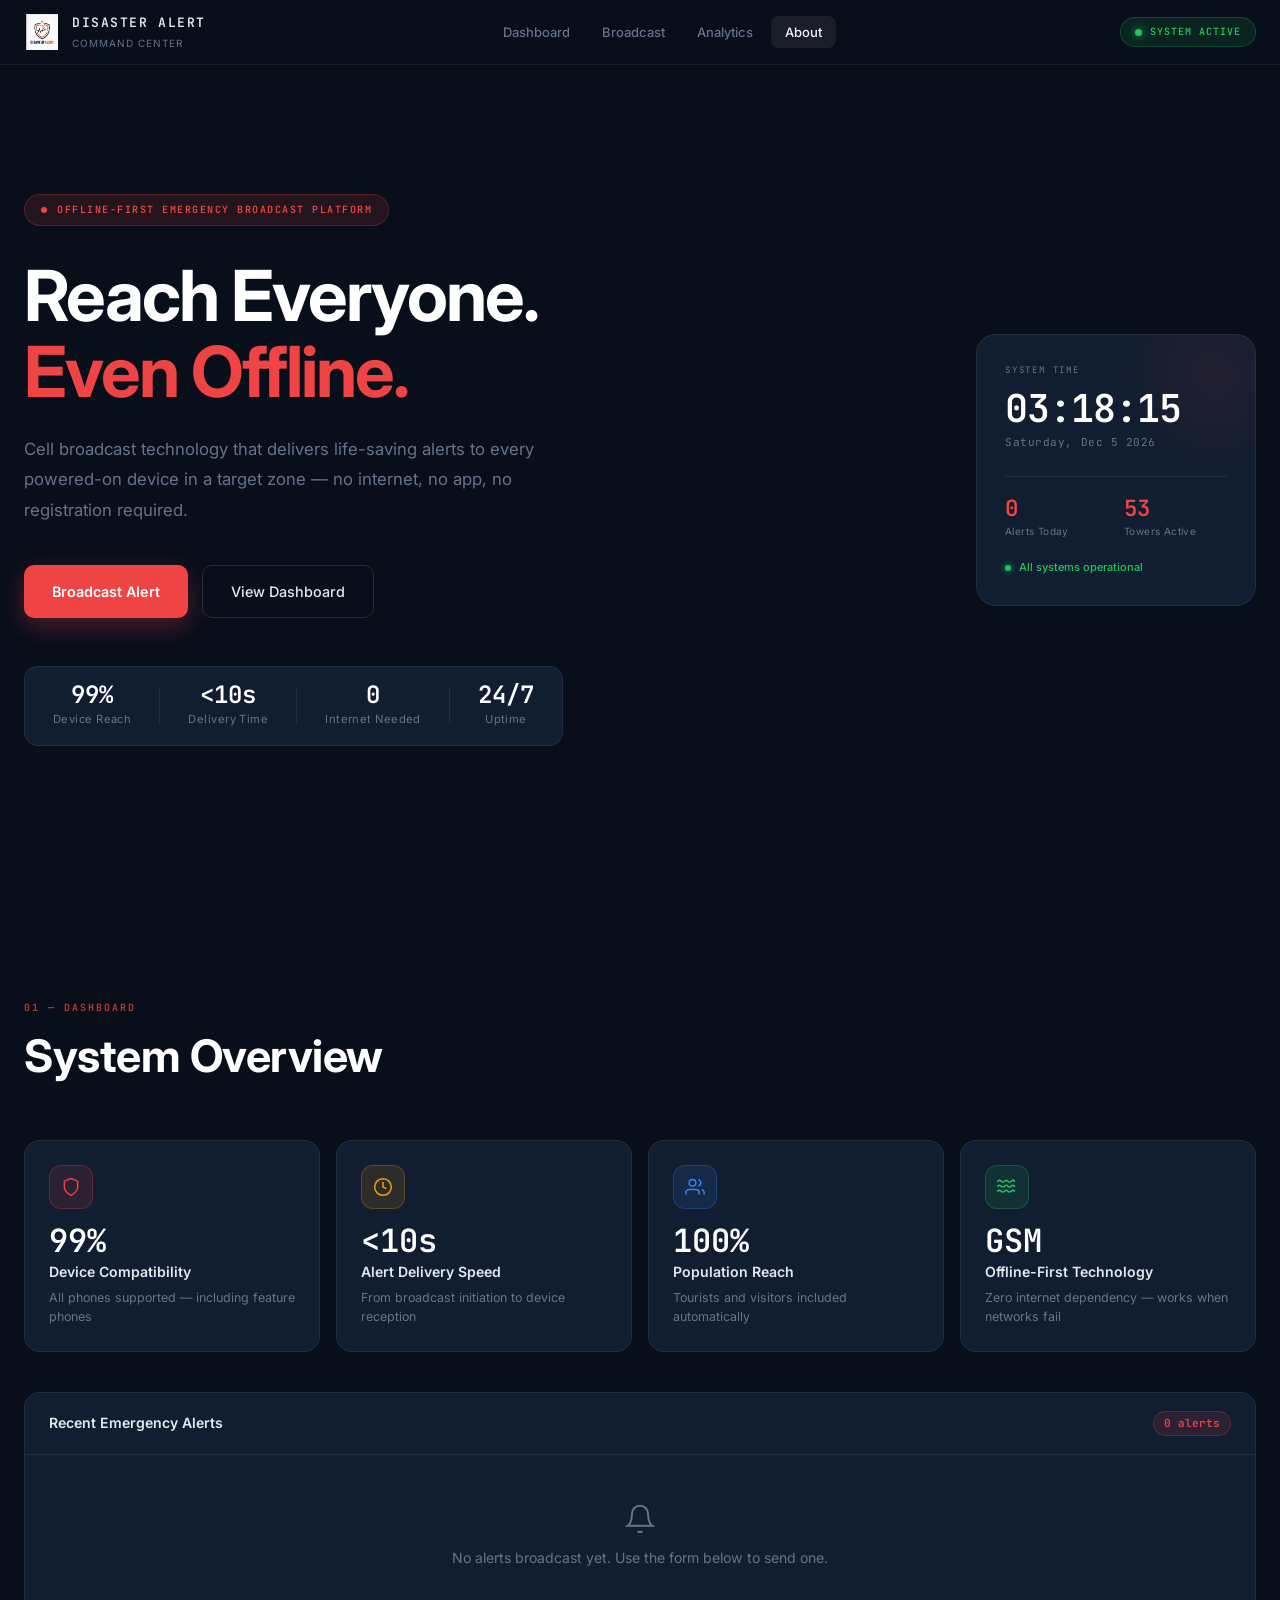
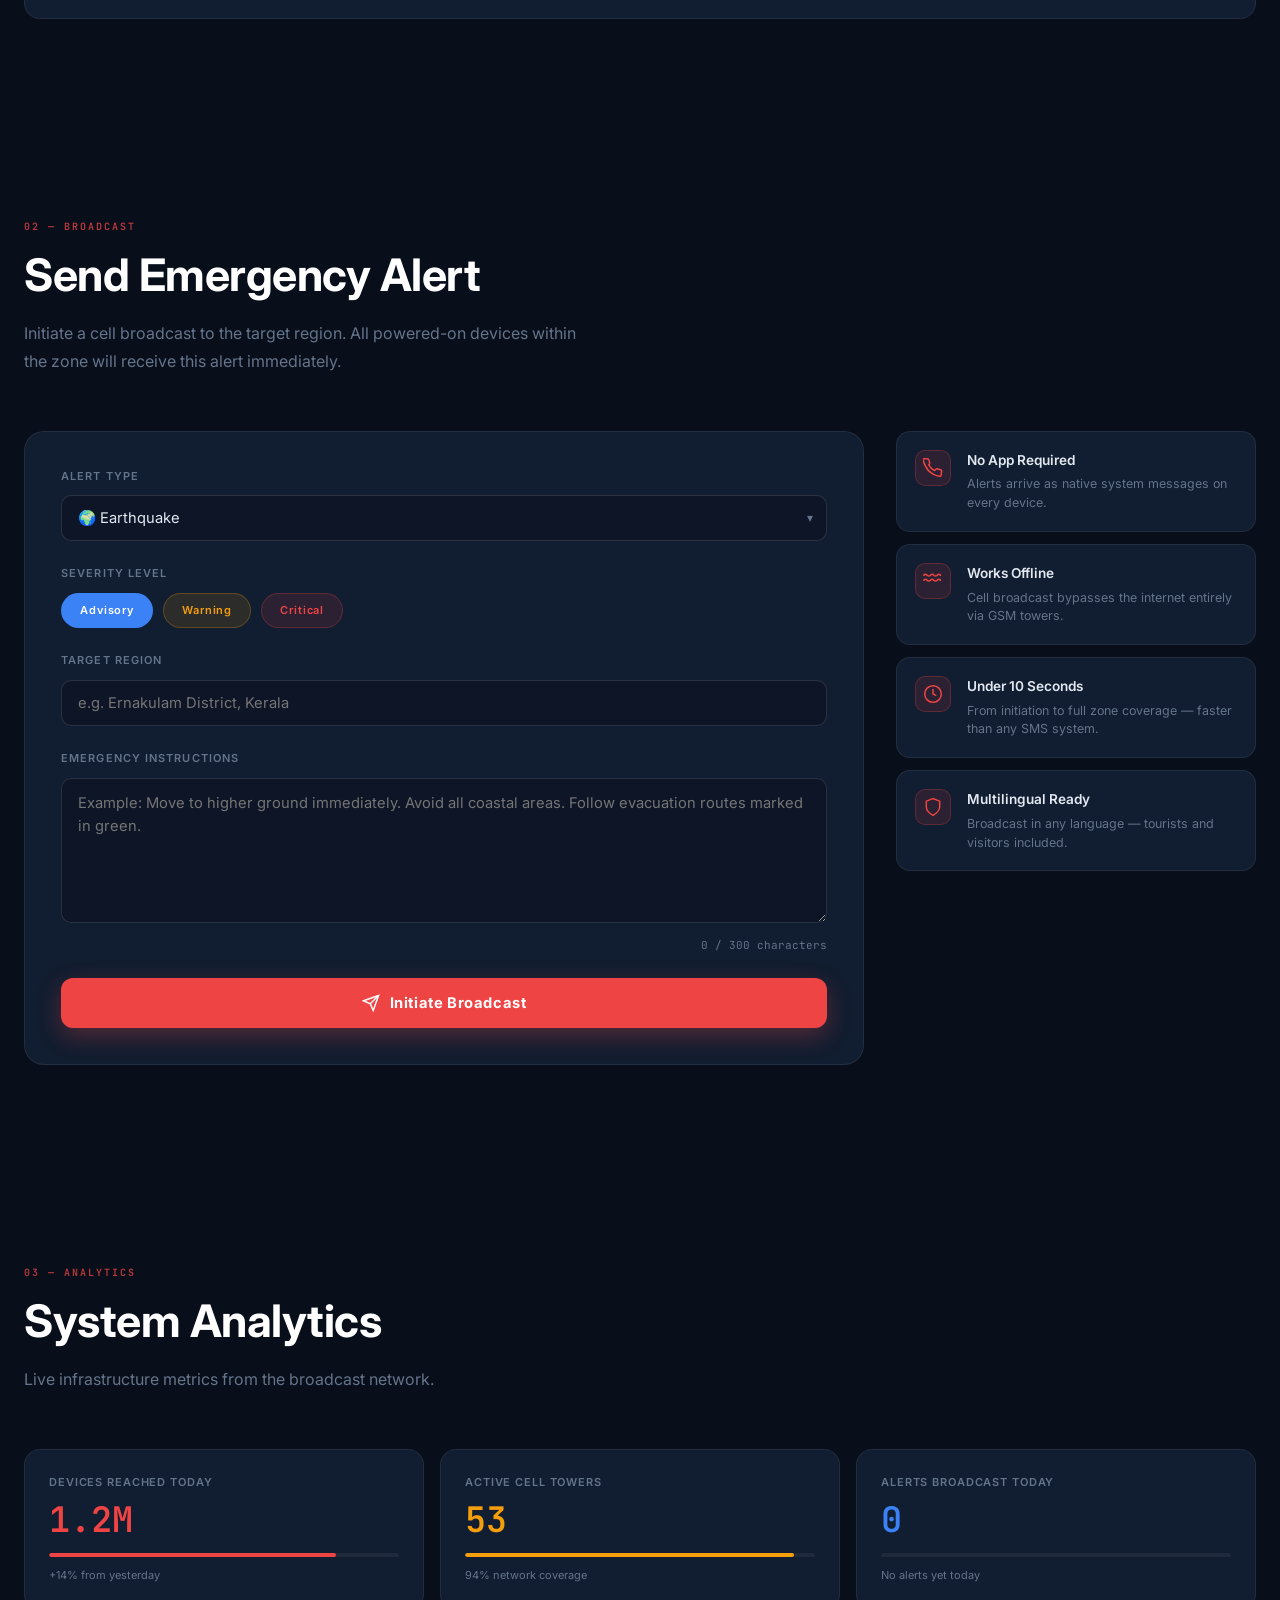
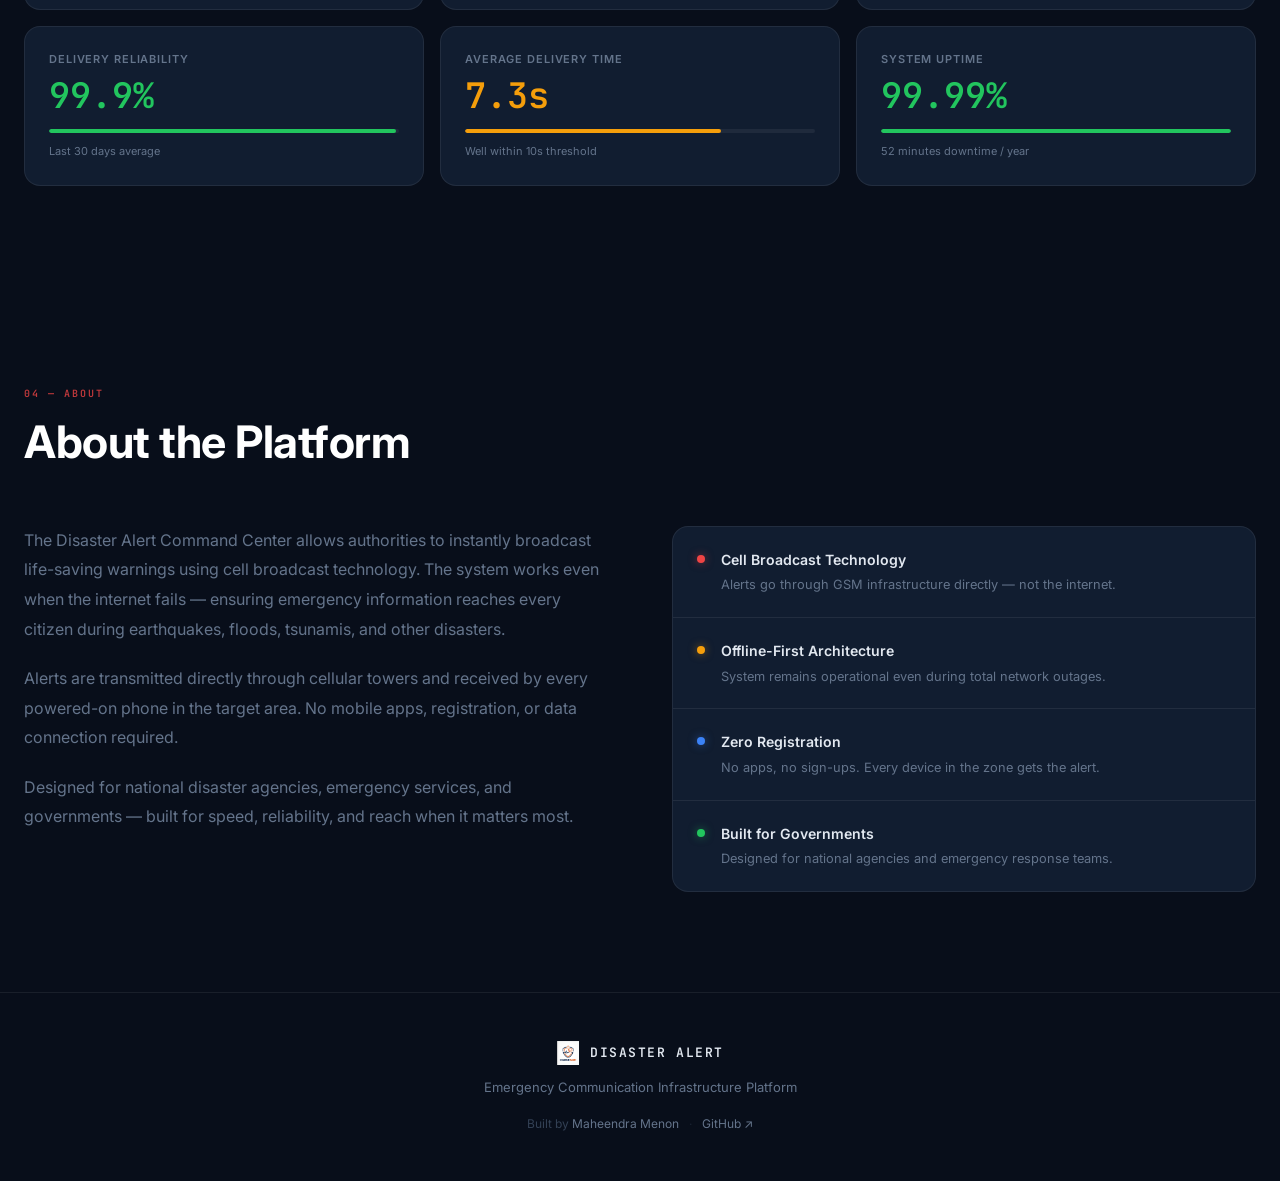
<file: index.html>
<!DOCTYPE html>
<html lang="en">

<head>

  <meta charset="UTF-8">
  <meta name="viewport" content="width=device-width, initial-scale=1.0">
  <meta name="description" content="Disaster Alert Command Center — Offline-first emergency broadcast platform for real-time critical hazard alerts.">
  <title>Disaster Alert — Command Center</title>

  <link rel="icon" type="image/svg+xml" href="data:image/svg+xml,<svg xmlns='http://www.w3.org/2000/svg' viewBox='0 0 32 32'><rect width='32' height='32' rx='6' fill='%23ef4444'/><text x='50%' y='54%' dominant-baseline='central' text-anchor='middle' font-size='18' fill='white'>🚨</text></svg>">

  <link rel="preconnect" href="https://fonts.googleapis.com">
  <link rel="preconnect" href="https://fonts.gstatic.com" crossorigin>
  <link href="https://fonts.googleapis.com/css2?family=Inter:wght@300;400;500;600;700&family=JetBrains+Mono:wght@400;600&display=swap" rel="stylesheet">

  <link rel="stylesheet" href="styles.css">

</head>

<body>

  <!-- ================================
       HEADER
  ================================ -->
  <header class="site-header">
    <div class="header-inner">

      <div class="header-brand">
        <img src="disaster-alert-app-logo.png" alt="Disaster Alert" class="header-logo">
        <div class="header-brand-text">
          <span class="header-title">DISASTER ALERT</span>
          <span class="header-sub">Command Center</span>
        </div>
      </div>

      <nav class="header-nav">
        <a href="#dashboard">Dashboard</a>
        <a href="#send">Broadcast</a>
        <a href="#analytics">Analytics</a>
        <a href="#about">About</a>
      </nav>

      <div class="header-status">
        <span class="status-dot"></span>
        <span class="status-text">SYSTEM ACTIVE</span>
      </div>

    </div>
  </header>

  <main>

    <!-- ================================
         HERO
    ================================ -->
    <section class="hero">
      <div class="hero-inner">

        <div class="hero-alert-bar">
          <span class="alert-bar-dot"></span>
          OFFLINE-FIRST EMERGENCY BROADCAST PLATFORM
        </div>

        <h1 class="hero-title">
          Reach Everyone.<br>
          <em>Even Offline.</em>
        </h1>

        <p class="hero-sub">
          Cell broadcast technology that delivers life-saving alerts to every powered-on device in a target zone — no internet, no app, no registration required.
        </p>

        <div class="hero-actions">
          <a href="#send" class="btn btn-primary">Broadcast Alert</a>
          <a href="#dashboard" class="btn btn-ghost">View Dashboard</a>
        </div>

        <div class="hero-stats">
          <div class="hero-stat">
            <span class="hero-stat-val">99%</span>
            <span class="hero-stat-lbl">Device Reach</span>
          </div>
          <div class="hero-stat-sep"></div>
          <div class="hero-stat">
            <span class="hero-stat-val">&lt;10s</span>
            <span class="hero-stat-lbl">Delivery Time</span>
          </div>
          <div class="hero-stat-sep"></div>
          <div class="hero-stat">
            <span class="hero-stat-val">0</span>
            <span class="hero-stat-lbl">Internet Needed</span>
          </div>
          <div class="hero-stat-sep"></div>
          <div class="hero-stat">
            <span class="hero-stat-val">24/7</span>
            <span class="hero-stat-lbl">Uptime</span>
          </div>
        </div>

      </div>

      <!-- Live clock panel -->
      <div class="hero-clock-panel">
        <div class="clock-label">SYSTEM TIME</div>
        <div class="clock-time" id="liveClock">--:--:--</div>
        <div class="clock-date" id="liveDate">---</div>
        <div class="clock-divider"></div>
        <div class="clock-stat-row">
          <div class="clock-stat">
            <span class="clock-stat-val" id="alertCount">0</span>
            <span class="clock-stat-lbl">Alerts Today</span>
          </div>
          <div class="clock-stat">
            <span class="clock-stat-val">53</span>
            <span class="clock-stat-lbl">Towers Active</span>
          </div>
        </div>
        <div class="clock-uptime">
          <span class="uptime-dot"></span>
          All systems operational
        </div>
      </div>

    </section>

    <!-- ================================
         DASHBOARD
    ================================ -->
    <section id="dashboard" class="section reveal">
      <div class="section-inner">

        <div class="section-header">
          <span class="section-tag">01 — Dashboard</span>
          <h2 class="section-title">System Overview</h2>
        </div>

        <div class="stat-grid">

          <div class="stat-card">
            <div class="stat-card-icon red">
              <svg viewBox="0 0 24 24" fill="none" stroke="currentColor" stroke-width="1.8"><path d="M12 22s8-4 8-10V5l-8-3-8 3v7c0 6 8 10 8 10z"/></svg>
            </div>
            <div class="stat-card-body">
              <div class="stat-card-val">99%</div>
              <div class="stat-card-label">Device Compatibility</div>
              <div class="stat-card-sub">All phones supported — including feature phones</div>
            </div>
          </div>

          <div class="stat-card">
            <div class="stat-card-icon amber">
              <svg viewBox="0 0 24 24" fill="none" stroke="currentColor" stroke-width="1.8"><circle cx="12" cy="12" r="10"/><polyline points="12 6 12 12 16 14"/></svg>
            </div>
            <div class="stat-card-body">
              <div class="stat-card-val">&lt;10s</div>
              <div class="stat-card-label">Alert Delivery Speed</div>
              <div class="stat-card-sub">From broadcast initiation to device reception</div>
            </div>
          </div>

          <div class="stat-card">
            <div class="stat-card-icon blue">
              <svg viewBox="0 0 24 24" fill="none" stroke="currentColor" stroke-width="1.8"><path d="M17 21v-2a4 4 0 00-4-4H5a4 4 0 00-4 4v2"/><circle cx="9" cy="7" r="4"/><path d="M23 21v-2a4 4 0 00-3-3.87"/><path d="M16 3.13a4 4 0 010 7.75"/></svg>
            </div>
            <div class="stat-card-body">
              <div class="stat-card-val">100%</div>
              <div class="stat-card-label">Population Reach</div>
              <div class="stat-card-sub">Tourists and visitors included automatically</div>
            </div>
          </div>

          <div class="stat-card">
            <div class="stat-card-icon green">
              <svg viewBox="0 0 24 24" fill="none" stroke="currentColor" stroke-width="1.8"><path d="M1 6s0-2 2-2 2 2 4 2 2-2 4-2 2 2 4 2 2-2 4-2 2 2 2 2"/><path d="M1 12s0-2 2-2 2 2 4 2 2-2 4-2 2 2 4 2 2-2 4-2 2 2 2 2"/><path d="M1 18s0-2 2-2 2 2 4 2 2-2 4-2 2 2 4 2 2-2 4-2 2 2 2 2"/></svg>
            </div>
            <div class="stat-card-body">
              <div class="stat-card-val">GSM</div>
              <div class="stat-card-label">Offline-First Technology</div>
              <div class="stat-card-sub">Zero internet dependency — works when networks fail</div>
            </div>
          </div>

        </div>

        <!-- Recent Alerts Log -->
        <div class="alert-log-panel">
          <div class="alert-log-header">
            <span class="alert-log-title">Recent Emergency Alerts</span>
            <span class="alert-log-badge" id="logBadge">0 alerts</span>
          </div>
          <div class="alert-log" id="alertLog">
            <div class="alert-log-empty">
              <svg viewBox="0 0 24 24" fill="none" stroke="currentColor" stroke-width="1.5" width="32" height="32"><path d="M18 8A6 6 0 006 8c0 7-3 9-3 9h18s-3-2-3-9"/><path d="M13.73 21a2 2 0 01-3.46 0"/></svg>
              <p>No alerts broadcast yet. Use the form below to send one.</p>
            </div>
          </div>
        </div>

      </div>
    </section>

    <!-- ================================
         BROADCAST FORM
    ================================ -->
    <section id="send" class="section reveal">
      <div class="section-inner">

        <div class="section-header">
          <span class="section-tag">02 — Broadcast</span>
          <h2 class="section-title">Send Emergency Alert</h2>
          <p class="section-sub">Initiate a cell broadcast to the target region. All powered-on devices within the zone will receive this alert immediately.</p>
        </div>

        <div class="broadcast-layout">

          <div class="broadcast-form-card">

            <div class="form-group">
              <label class="form-label">Alert Type</label>
              <div class="select-wrap">
                <select id="alertType" class="form-select">
                  <option value="Earthquake">🌍 Earthquake</option>
                  <option value="Flood">🌊 Flood</option>
                  <option value="Tsunami">🌊 Tsunami</option>
                  <option value="Cyclone">🌀 Cyclone</option>
                  <option value="Wildfire">🔥 Wildfire</option>
                  <option value="Landslide">⛰️ Landslide</option>
                  <option value="Industrial Hazard">☢️ Industrial Hazard</option>
                  <option value="General Emergency">🚨 General Emergency</option>
                </select>
              </div>
            </div>

            <div class="form-group">
              <label class="form-label">Severity Level</label>
              <div class="severity-row">
                <label class="severity-opt">
                  <input type="radio" name="severity" value="Advisory" checked>
                  <span class="severity-chip advisory">Advisory</span>
                </label>
                <label class="severity-opt">
                  <input type="radio" name="severity" value="Warning">
                  <span class="severity-chip warning">Warning</span>
                </label>
                <label class="severity-opt">
                  <input type="radio" name="severity" value="CRITICAL">
                  <span class="severity-chip critical">Critical</span>
                </label>
              </div>
            </div>

            <div class="form-group">
              <label class="form-label">Target Region</label>
              <input type="text" id="alertRegion" class="form-input" placeholder="e.g. Ernakulam District, Kerala">
            </div>

            <div class="form-group">
              <label class="form-label">Emergency Instructions</label>
              <textarea id="alertMessage" class="form-textarea" rows="5" placeholder="Example: Move to higher ground immediately. Avoid all coastal areas. Follow evacuation routes marked in green."></textarea>
              <div class="char-count"><span id="charCount">0</span> / 300 characters</div>
            </div>

            <button class="btn-broadcast" id="broadcastBtn" onclick="sendAlert()">
              <svg viewBox="0 0 24 24" fill="none" stroke="currentColor" stroke-width="2" width="18" height="18"><path d="M22 2L11 13"/><path d="M22 2L15 22 11 13 2 9l20-7z"/></svg>
              Initiate Broadcast
            </button>

          </div>

          <div class="broadcast-info">

            <div class="info-card">
              <div class="info-card-icon">
                <svg viewBox="0 0 24 24" fill="none" stroke="currentColor" stroke-width="1.8" width="20" height="20"><path d="M22 16.92v3a2 2 0 01-2.18 2 19.79 19.79 0 01-8.63-3.07A19.5 19.5 0 013.07 9.81a19.79 19.79 0 01-3.07-8.68A2 2 0 012.18 1h3a2 2 0 012 1.72 12.84 12.84 0 00.7 2.81 2 2 0 01-.45 2.11L6.91 8.15a16 16 0 006.94 6.94l1.52-1.52a2 2 0 012.11-.45 12.84 12.84 0 002.81.7A2 2 0 0122 16.92z"/></svg>
              </div>
              <div>
                <div class="info-card-title">No App Required</div>
                <div class="info-card-body">Alerts arrive as native system messages on every device.</div>
              </div>
            </div>

            <div class="info-card">
              <div class="info-card-icon">
                <svg viewBox="0 0 24 24" fill="none" stroke="currentColor" stroke-width="1.8" width="20" height="20"><path d="M1 6s0-2 2-2 2 2 4 2 2-2 4-2 2 2 4 2 2-2 4-2 2 2 2 2"/><path d="M1 12s0-2 2-2 2 2 4 2 2-2 4-2 2 2 4 2 2-2 4-2 2 2 2 2"/></svg>
              </div>
              <div>
                <div class="info-card-title">Works Offline</div>
                <div class="info-card-body">Cell broadcast bypasses the internet entirely via GSM towers.</div>
              </div>
            </div>

            <div class="info-card">
              <div class="info-card-icon">
                <svg viewBox="0 0 24 24" fill="none" stroke="currentColor" stroke-width="1.8" width="20" height="20"><circle cx="12" cy="12" r="10"/><polyline points="12 6 12 12 16 14"/></svg>
              </div>
              <div>
                <div class="info-card-title">Under 10 Seconds</div>
                <div class="info-card-body">From initiation to full zone coverage — faster than any SMS system.</div>
              </div>
            </div>

            <div class="info-card">
              <div class="info-card-icon">
                <svg viewBox="0 0 24 24" fill="none" stroke="currentColor" stroke-width="1.8" width="20" height="20"><path d="M12 22s8-4 8-10V5l-8-3-8 3v7c0 6 8 10 8 10z"/></svg>
              </div>
              <div>
                <div class="info-card-title">Multilingual Ready</div>
                <div class="info-card-body">Broadcast in any language — tourists and visitors included.</div>
              </div>
            </div>

          </div>

        </div>

      </div>
    </section>

    <!-- ================================
         ANALYTICS
    ================================ -->
    <section id="analytics" class="section reveal">
      <div class="section-inner">

        <div class="section-header">
          <span class="section-tag">03 — Analytics</span>
          <h2 class="section-title">System Analytics</h2>
          <p class="section-sub">Live infrastructure metrics from the broadcast network.</p>
        </div>

        <div class="analytics-grid">

          <div class="analytics-card">
            <div class="analytics-label">Devices Reached Today</div>
            <div class="analytics-val red">1.2M</div>
            <div class="analytics-bar-wrap">
              <div class="analytics-bar" style="width: 82%; background: var(--red)"></div>
            </div>
            <div class="analytics-sub">+14% from yesterday</div>
          </div>

          <div class="analytics-card">
            <div class="analytics-label">Active Cell Towers</div>
            <div class="analytics-val amber">53</div>
            <div class="analytics-bar-wrap">
              <div class="analytics-bar" style="width: 94%; background: var(--amber)"></div>
            </div>
            <div class="analytics-sub">94% network coverage</div>
          </div>

          <div class="analytics-card">
            <div class="analytics-label">Alerts Broadcast Today</div>
            <div class="analytics-val" id="analyticAlertCount">0</div>
            <div class="analytics-bar-wrap">
              <div class="analytics-bar" id="analyticBar" style="width: 0%; background: var(--blue)"></div>
            </div>
            <div class="analytics-sub" id="analyticSub">No alerts yet today</div>
          </div>

          <div class="analytics-card">
            <div class="analytics-label">Delivery Reliability</div>
            <div class="analytics-val green">99.9%</div>
            <div class="analytics-bar-wrap">
              <div class="analytics-bar" style="width: 99%; background: var(--green)"></div>
            </div>
            <div class="analytics-sub">Last 30 days average</div>
          </div>

          <div class="analytics-card">
            <div class="analytics-label">Average Delivery Time</div>
            <div class="analytics-val amber">7.3s</div>
            <div class="analytics-bar-wrap">
              <div class="analytics-bar" style="width: 73%; background: var(--amber)"></div>
            </div>
            <div class="analytics-sub">Well within 10s threshold</div>
          </div>

          <div class="analytics-card">
            <div class="analytics-label">System Uptime</div>
            <div class="analytics-val green">99.99%</div>
            <div class="analytics-bar-wrap">
              <div class="analytics-bar" style="width: 100%; background: var(--green)"></div>
            </div>
            <div class="analytics-sub">52 minutes downtime / year</div>
          </div>

        </div>

      </div>
    </section>

    <!-- ================================
         ABOUT
    ================================ -->
    <section id="about" class="section reveal">
      <div class="section-inner">

        <div class="section-header">
          <span class="section-tag">04 — About</span>
          <h2 class="section-title">About the Platform</h2>
        </div>

        <div class="about-layout">

          <div class="about-text">
            <p>The Disaster Alert Command Center allows authorities to instantly broadcast life-saving warnings using cell broadcast technology. The system works even when the internet fails — ensuring emergency information reaches every citizen during earthquakes, floods, tsunamis, and other disasters.</p>
            <p>Alerts are transmitted directly through cellular towers and received by every powered-on phone in the target area. No mobile apps, registration, or data connection required.</p>
            <p>Designed for national disaster agencies, emergency services, and governments — built for speed, reliability, and reach when it matters most.</p>
          </div>

          <div class="about-features">

            <div class="feature-item">
              <div class="feature-dot red"></div>
              <div>
                <div class="feature-title">Cell Broadcast Technology</div>
                <div class="feature-body">Alerts go through GSM infrastructure directly — not the internet.</div>
              </div>
            </div>

            <div class="feature-item">
              <div class="feature-dot amber"></div>
              <div>
                <div class="feature-title">Offline-First Architecture</div>
                <div class="feature-body">System remains operational even during total network outages.</div>
              </div>
            </div>

            <div class="feature-item">
              <div class="feature-dot blue"></div>
              <div>
                <div class="feature-title">Zero Registration</div>
                <div class="feature-body">No apps, no sign-ups. Every device in the zone gets the alert.</div>
              </div>
            </div>

            <div class="feature-item">
              <div class="feature-dot green"></div>
              <div>
                <div class="feature-title">Built for Governments</div>
                <div class="feature-body">Designed for national agencies and emergency response teams.</div>
              </div>
            </div>

          </div>

        </div>

      </div>
    </section>

  </main>

  <!-- ================================
       FOOTER
  ================================ -->
  <footer class="site-footer">
    <div class="footer-inner">
      <div class="footer-brand">
        <img src="disaster-alert-app-logo.png" alt="" class="footer-logo">
        <span>DISASTER ALERT</span>
      </div>
      <p class="footer-sub">Emergency Communication Infrastructure Platform</p>
      <div class="footer-bottom">
        <span>Built by <a href="https://maheendrahx.github.io/Myprofile/" target="_blank">Maheendra Menon</a></span>
        <span class="footer-sep">·</span>
        <span>
          <a href="https://github.com/MaheendraHX/Disaster-Alert-System" target="_blank">GitHub ↗</a>
        </span>
      </div>
    </div>
  </footer>

  <script src="script.js"></script>

</body>
</html>
</file>
<file: styles.css>
/* ================================
   ROOT & RESET
================================ */
:root {
  --bg:        #080e1a;
  --bg-2:      #0d1526;
  --surface:   #111d30;
  --surface-2: #16243d;
  --border:    rgba(255,255,255,0.07);
  --border-2:  rgba(255,255,255,0.12);
  --text:      #e2e8f0;
  --muted:     #64748b;
  --subtle:    #334155;
  --red:       #ef4444;
  --red-dim:   rgba(239,68,68,0.12);
  --red-border:rgba(239,68,68,0.25);
  --amber:     #f59e0b;
  --amber-dim: rgba(245,158,11,0.12);
  --amber-border:rgba(245,158,11,0.25);
  --blue:      #3b82f6;
  --blue-dim:  rgba(59,130,246,0.12);
  --blue-border:rgba(59,130,246,0.25);
  --green:     #22c55e;
  --green-dim: rgba(34,197,94,0.12);
  --green-border:rgba(34,197,94,0.25);
  --ease:      cubic-bezier(0.16, 1, 0.3, 1);
  --mono:      'JetBrains Mono', 'Courier New', monospace;
  --sans:      'Inter', system-ui, sans-serif;
}

*, *::before, *::after { box-sizing: border-box; margin: 0; padding: 0; }
html { scroll-behavior: smooth; font-size: 16px; }

body {
  font-family: var(--sans);
  background: var(--bg);
  color: var(--text);
  -webkit-font-smoothing: antialiased;
  line-height: 1.6;
  overflow-x: hidden;
}

::-webkit-scrollbar { width: 6px; }
::-webkit-scrollbar-track { background: var(--bg); }
::-webkit-scrollbar-thumb { background: var(--red); border-radius: 99px; }

::selection { background: rgba(239,68,68,0.3); color: #fff; }

/* ================================
   HEADER
================================ */
.site-header {
  position: fixed;
  top: 0; left: 0; right: 0;
  z-index: 500;
  background: rgba(8,14,26,0.9);
  backdrop-filter: blur(16px);
  -webkit-backdrop-filter: blur(16px);
  border-bottom: 1px solid var(--border);
}

.header-inner {
  max-width: 1280px;
  margin: 0 auto;
  padding: 0 24px;
  height: 64px;
  display: flex;
  align-items: center;
  justify-content: space-between;
  gap: 24px;
}

.header-brand {
  display: flex;
  align-items: center;
  gap: 12px;
  flex-shrink: 0;
}

.header-logo {
  width: 36px;
  height: 36px;
  object-fit: contain;
}

.header-brand-text {
  display: flex;
  flex-direction: column;
  gap: 1px;
}

.header-title {
  font-family: var(--mono);
  font-size: 13px;
  font-weight: 600;
  letter-spacing: 0.12em;
  color: var(--text);
}

.header-sub {
  font-size: 10px;
  letter-spacing: 0.1em;
  text-transform: uppercase;
  color: var(--muted);
}

.header-nav {
  display: flex;
  align-items: center;
  gap: 4px;
}

.header-nav a {
  font-size: 13px;
  font-weight: 500;
  color: var(--muted);
  text-decoration: none;
  padding: 6px 14px;
  border-radius: 8px;
  transition: color 0.2s, background 0.2s;
}

.header-nav a:hover {
  color: var(--text);
  background: rgba(255,255,255,0.05);
}

.header-status {
  display: flex;
  align-items: center;
  gap: 8px;
  padding: 6px 14px;
  border-radius: 99px;
  background: var(--green-dim);
  border: 1px solid var(--green-border);
  flex-shrink: 0;
}

.status-dot {
  width: 7px;
  height: 7px;
  border-radius: 50%;
  background: var(--green);
  box-shadow: 0 0 8px var(--green);
  animation: statusPing 2s ease-in-out infinite;
}

@keyframes statusPing {
  0%, 100% { box-shadow: 0 0 0 0 rgba(34,197,94,0.6); }
  50% { box-shadow: 0 0 0 6px rgba(34,197,94,0); }
}

.status-text {
  font-family: var(--mono);
  font-size: 10px;
  font-weight: 600;
  letter-spacing: 0.1em;
  color: var(--green);
}

/* ================================
   HERO
================================ */
.hero {
  min-height: 100vh;
  display: flex;
  align-items: center;
  justify-content: space-between;
  gap: 48px;
  padding: 100px 24px 60px;
  max-width: 1280px;
  margin: 0 auto;
}

.hero-inner { flex: 1; max-width: 620px; }

.hero-alert-bar {
  display: inline-flex;
  align-items: center;
  gap: 10px;
  font-family: var(--mono);
  font-size: 10px;
  font-weight: 600;
  letter-spacing: 0.15em;
  color: var(--red);
  background: var(--red-dim);
  border: 1px solid var(--red-border);
  border-radius: 99px;
  padding: 7px 16px;
  margin-bottom: 32px;
}

.alert-bar-dot {
  width: 6px;
  height: 6px;
  border-radius: 50%;
  background: var(--red);
  animation: statusPing 1.5s ease-in-out infinite;
}

.hero-title {
  font-size: clamp(2.8rem, 5.5vw, 5rem);
  font-weight: 700;
  line-height: 1.08;
  letter-spacing: -2px;
  color: #fff;
  margin-bottom: 24px;
}

.hero-title em {
  font-style: normal;
  color: var(--red);
}

.hero-sub {
  font-size: 1.05rem;
  line-height: 1.8;
  color: var(--muted);
  max-width: 52ch;
  margin-bottom: 40px;
  font-weight: 400;
}

.hero-actions {
  display: flex;
  gap: 14px;
  flex-wrap: wrap;
  margin-bottom: 48px;
}

.btn-primary {
  display: inline-flex;
  align-items: center;
  gap: 8px;
  padding: 14px 28px;
  background: var(--red);
  color: #fff;
  font-weight: 600;
  font-size: 0.9rem;
  border-radius: 10px;
  text-decoration: none;
  transition: transform 0.3s var(--ease), box-shadow 0.3s var(--ease), background 0.2s;
  box-shadow: 0 8px 24px rgba(239,68,68,0.3);
}
.btn-primary:hover {
  transform: translateY(-3px);
  box-shadow: 0 16px 40px rgba(239,68,68,0.45);
  background: #dc2626;
}

.btn-ghost {
  display: inline-flex;
  align-items: center;
  padding: 14px 28px;
  border: 1px solid var(--border-2);
  color: var(--text);
  font-weight: 500;
  font-size: 0.9rem;
  border-radius: 10px;
  text-decoration: none;
  transition: border-color 0.2s, background 0.2s;
}
.btn-ghost:hover {
  border-color: rgba(255,255,255,0.25);
  background: rgba(255,255,255,0.04);
}

.hero-stats {
  display: flex;
  align-items: center;
  gap: 0;
  background: var(--surface);
  border: 1px solid var(--border);
  border-radius: 14px;
  padding: 16px 0;
  width: fit-content;
}

.hero-stat {
  display: flex;
  flex-direction: column;
  align-items: center;
  padding: 0 28px;
  gap: 4px;
}

.hero-stat-val {
  font-family: var(--mono);
  font-size: 1.5rem;
  font-weight: 600;
  color: #fff;
  line-height: 1;
}

.hero-stat-lbl {
  font-size: 0.7rem;
  color: var(--muted);
  white-space: nowrap;
  letter-spacing: 0.04em;
}

.hero-stat-sep {
  width: 1px;
  height: 36px;
  background: var(--border);
  flex-shrink: 0;
}

/* Clock Panel */
.hero-clock-panel {
  flex-shrink: 0;
  width: 280px;
  background: var(--surface);
  border: 1px solid var(--border);
  border-radius: 20px;
  padding: 28px;
  position: relative;
  overflow: hidden;
}

.hero-clock-panel::before {
  content: '';
  position: absolute;
  top: -60px; right: -60px;
  width: 200px; height: 200px;
  border-radius: 50%;
  background: radial-gradient(circle, rgba(239,68,68,0.08), transparent 70%);
  pointer-events: none;
}

.clock-label {
  font-family: var(--mono);
  font-size: 9px;
  letter-spacing: 0.2em;
  text-transform: uppercase;
  color: var(--muted);
  margin-bottom: 12px;
}

.clock-time {
  font-family: var(--mono);
  font-size: 2.4rem;
  font-weight: 600;
  color: #fff;
  letter-spacing: -1px;
  line-height: 1;
  margin-bottom: 6px;
}

.clock-date {
  font-family: var(--mono);
  font-size: 11px;
  color: var(--muted);
  letter-spacing: 0.05em;
  margin-bottom: 24px;
}

.clock-divider {
  height: 1px;
  background: var(--border);
  margin-bottom: 20px;
}

.clock-stat-row {
  display: grid;
  grid-template-columns: 1fr 1fr;
  gap: 16px;
  margin-bottom: 20px;
}

.clock-stat { display: flex; flex-direction: column; gap: 4px; }

.clock-stat-val {
  font-family: var(--mono);
  font-size: 1.4rem;
  font-weight: 600;
  color: var(--red);
  line-height: 1;
}

.clock-stat-lbl {
  font-size: 10px;
  color: var(--muted);
  letter-spacing: 0.04em;
}

.clock-uptime {
  display: flex;
  align-items: center;
  gap: 8px;
  font-size: 11px;
  color: var(--green);
  font-weight: 500;
}

.uptime-dot {
  width: 6px;
  height: 6px;
  border-radius: 50%;
  background: var(--green);
  box-shadow: 0 0 6px var(--green);
  flex-shrink: 0;
}

/* ================================
   SECTIONS SHARED
================================ */
.section {
  padding: 100px 24px;
  opacity: 0;
  transform: translateY(40px);
  transition: opacity 0.8s var(--ease), transform 0.8s var(--ease);
}

.section.in-view {
  opacity: 1;
  transform: translateY(0);
}

.section-inner {
  max-width: 1280px;
  margin: 0 auto;
}

.section-header {
  margin-bottom: 56px;
}

.section-tag {
  display: block;
  font-family: var(--mono);
  font-size: 10px;
  font-weight: 600;
  letter-spacing: 0.2em;
  text-transform: uppercase;
  color: var(--red);
  margin-bottom: 14px;
  opacity: 0.8;
}

.section-title {
  font-size: clamp(1.8rem, 3.5vw, 2.8rem);
  font-weight: 700;
  color: #fff;
  letter-spacing: -0.5px;
  line-height: 1.2;
  margin-bottom: 16px;
}

.section-sub {
  font-size: 1rem;
  color: var(--muted);
  max-width: 56ch;
  line-height: 1.75;
}

/* ================================
   STAT CARDS
================================ */
.stat-grid {
  display: grid;
  grid-template-columns: repeat(4, 1fr);
  gap: 16px;
  margin-bottom: 40px;
}

.stat-card {
  background: var(--surface);
  border: 1px solid var(--border);
  border-radius: 16px;
  padding: 24px;
  display: flex;
  flex-direction: column;
  gap: 16px;
  transition: border-color 0.3s var(--ease), transform 0.3s var(--ease);
}

.stat-card:hover {
  border-color: var(--border-2);
  transform: translateY(-4px);
}

.stat-card-icon {
  width: 44px;
  height: 44px;
  border-radius: 12px;
  display: flex;
  align-items: center;
  justify-content: center;
  flex-shrink: 0;
}

.stat-card-icon svg { width: 20px; height: 20px; }
.stat-card-icon.red   { background: var(--red-dim);   color: var(--red);   border: 1px solid var(--red-border); }
.stat-card-icon.amber { background: var(--amber-dim); color: var(--amber); border: 1px solid var(--amber-border); }
.stat-card-icon.blue  { background: var(--blue-dim);  color: var(--blue);  border: 1px solid var(--blue-border); }
.stat-card-icon.green { background: var(--green-dim); color: var(--green); border: 1px solid var(--green-border); }

.stat-card-val {
  font-family: var(--mono);
  font-size: 2rem;
  font-weight: 600;
  color: #fff;
  line-height: 1;
  margin-bottom: 4px;
}

.stat-card-label {
  font-size: 0.88rem;
  font-weight: 600;
  color: var(--text);
  margin-bottom: 6px;
}

.stat-card-sub {
  font-size: 0.78rem;
  color: var(--muted);
  line-height: 1.5;
}

/* ================================
   ALERT LOG
================================ */
.alert-log-panel {
  background: var(--surface);
  border: 1px solid var(--border);
  border-radius: 16px;
  overflow: hidden;
}

.alert-log-header {
  display: flex;
  align-items: center;
  justify-content: space-between;
  padding: 18px 24px;
  border-bottom: 1px solid var(--border);
}

.alert-log-title {
  font-size: 0.88rem;
  font-weight: 600;
  color: var(--text);
}

.alert-log-badge {
  font-family: var(--mono);
  font-size: 11px;
  font-weight: 600;
  padding: 3px 10px;
  border-radius: 99px;
  background: var(--red-dim);
  color: var(--red);
  border: 1px solid var(--red-border);
}

.alert-log {
  min-height: 160px;
  max-height: 360px;
  overflow-y: auto;
}

.alert-log-empty {
  display: flex;
  flex-direction: column;
  align-items: center;
  justify-content: center;
  gap: 12px;
  padding: 48px 24px;
  color: var(--muted);
  text-align: center;
}

.alert-log-empty p { font-size: 0.88rem; }

.alert-entry {
  padding: 16px 24px;
  border-bottom: 1px solid var(--border);
  display: flex;
  gap: 16px;
  align-items: flex-start;
  animation: slideIn 0.5s var(--ease);
}

@keyframes slideIn {
  from { opacity: 0; transform: translateX(-16px); }
  to   { opacity: 1; transform: translateX(0); }
}

.alert-entry:last-child { border-bottom: none; }

.alert-entry-dot {
  width: 8px;
  height: 8px;
  border-radius: 50%;
  flex-shrink: 0;
  margin-top: 6px;
}
.dot-advisory { background: var(--blue); }
.dot-warning  { background: var(--amber); }
.dot-critical { background: var(--red); box-shadow: 0 0 8px rgba(239,68,68,0.6); }

.alert-entry-body { flex: 1; min-width: 0; }

.alert-entry-top {
  display: flex;
  align-items: center;
  gap: 10px;
  margin-bottom: 4px;
  flex-wrap: wrap;
}

.alert-entry-type {
  font-size: 0.85rem;
  font-weight: 700;
  color: #fff;
}

.alert-severity {
  font-family: var(--mono);
  font-size: 9px;
  font-weight: 600;
  letter-spacing: 0.1em;
  padding: 2px 8px;
  border-radius: 99px;
  text-transform: uppercase;
}
.sev-advisory { background: var(--blue-dim); color: var(--blue); border: 1px solid var(--blue-border); }
.sev-warning  { background: var(--amber-dim); color: var(--amber); border: 1px solid var(--amber-border); }
.sev-critical { background: var(--red-dim); color: var(--red); border: 1px solid var(--red-border); }

.alert-entry-region {
  font-size: 11px;
  color: var(--muted);
}

.alert-entry-msg {
  font-size: 0.82rem;
  color: var(--muted);
  line-height: 1.5;
  margin-bottom: 6px;
}

.alert-entry-time {
  font-family: var(--mono);
  font-size: 10px;
  color: var(--subtle);
}

/* ================================
   BROADCAST FORM
================================ */
.broadcast-layout {
  display: grid;
  grid-template-columns: 1fr 360px;
  gap: 32px;
  align-items: start;
}

.broadcast-form-card {
  background: var(--surface);
  border: 1px solid var(--border);
  border-radius: 20px;
  padding: 36px;
}

.form-group { margin-bottom: 24px; }

.form-label {
  display: block;
  font-size: 11px;
  font-weight: 600;
  letter-spacing: 0.1em;
  text-transform: uppercase;
  color: var(--muted);
  margin-bottom: 10px;
}

.select-wrap { position: relative; }
.select-wrap::after {
  content: '▾';
  position: absolute;
  right: 14px;
  top: 50%;
  transform: translateY(-50%);
  color: var(--muted);
  pointer-events: none;
  font-size: 12px;
}

.form-select,
.form-input,
.form-textarea {
  width: 100%;
  background: var(--bg-2);
  border: 1px solid var(--border-2);
  border-radius: 10px;
  color: var(--text);
  font-family: var(--sans);
  font-size: 0.92rem;
  padding: 13px 16px;
  outline: none;
  transition: border-color 0.2s, box-shadow 0.2s;
  appearance: none;
  -webkit-appearance: none;
}

.form-select:focus,
.form-input:focus,
.form-textarea:focus {
  border-color: var(--red);
  box-shadow: 0 0 0 3px rgba(239,68,68,0.1);
}

.form-textarea { resize: vertical; min-height: 120px; line-height: 1.6; }

.char-count {
  text-align: right;
  font-family: var(--mono);
  font-size: 11px;
  color: var(--muted);
  margin-top: 6px;
}

.severity-row {
  display: flex;
  gap: 10px;
}

.severity-opt {
  cursor: pointer;
}

.severity-opt input { display: none; }

.severity-chip {
  display: block;
  padding: 8px 18px;
  border-radius: 99px;
  font-size: 11px;
  font-weight: 600;
  letter-spacing: 0.08em;
  border: 1px solid transparent;
  cursor: pointer;
  transition: all 0.2s;
}

.advisory { background: var(--blue-dim); color: var(--blue); border-color: var(--blue-border); }
.warning  { background: var(--amber-dim); color: var(--amber); border-color: var(--amber-border); }
.critical { background: var(--red-dim); color: var(--red); border-color: var(--red-border); }

.severity-opt input:checked + .advisory { background: var(--blue); color: #fff; }
.severity-opt input:checked + .warning  { background: var(--amber); color: #fff; }
.severity-opt input:checked + .critical { background: var(--red); color: #fff; }

.btn-broadcast {
  width: 100%;
  display: flex;
  align-items: center;
  justify-content: center;
  gap: 10px;
  padding: 16px;
  background: var(--red);
  color: #fff;
  font-family: var(--sans);
  font-size: 0.92rem;
  font-weight: 700;
  letter-spacing: 0.04em;
  border: none;
  border-radius: 12px;
  cursor: pointer;
  transition: transform 0.3s var(--ease), box-shadow 0.3s var(--ease), background 0.2s;
  box-shadow: 0 8px 24px rgba(239,68,68,0.3);
  margin-top: 8px;
}

.btn-broadcast:hover {
  transform: translateY(-2px);
  box-shadow: 0 16px 40px rgba(239,68,68,0.45);
  background: #dc2626;
}

.btn-broadcast:active {
  transform: scale(0.98);
}

/* Info sidebar */
.broadcast-info {
  display: flex;
  flex-direction: column;
  gap: 12px;
}

.info-card {
  display: flex;
  align-items: flex-start;
  gap: 16px;
  background: var(--surface);
  border: 1px solid var(--border);
  border-radius: 14px;
  padding: 18px;
  transition: border-color 0.2s;
}

.info-card:hover { border-color: var(--border-2); }

.info-card-icon {
  width: 36px;
  height: 36px;
  border-radius: 10px;
  background: var(--red-dim);
  border: 1px solid var(--red-border);
  color: var(--red);
  display: flex;
  align-items: center;
  justify-content: center;
  flex-shrink: 0;
}

.info-card-title {
  font-size: 0.85rem;
  font-weight: 600;
  color: var(--text);
  margin-bottom: 4px;
}

.info-card-body {
  font-size: 0.78rem;
  color: var(--muted);
  line-height: 1.5;
}

/* ================================
   ANALYTICS
================================ */
.analytics-grid {
  display: grid;
  grid-template-columns: repeat(3, 1fr);
  gap: 16px;
}

.analytics-card {
  background: var(--surface);
  border: 1px solid var(--border);
  border-radius: 16px;
  padding: 24px;
  transition: border-color 0.3s, transform 0.3s var(--ease);
}

.analytics-card:hover {
  border-color: var(--border-2);
  transform: translateY(-3px);
}

.analytics-label {
  font-size: 11px;
  font-weight: 600;
  letter-spacing: 0.08em;
  text-transform: uppercase;
  color: var(--muted);
  margin-bottom: 10px;
}

.analytics-val {
  font-family: var(--mono);
  font-size: 2.2rem;
  font-weight: 600;
  line-height: 1;
  color: var(--blue);
  margin-bottom: 16px;
}

.analytics-val.red   { color: var(--red); }
.analytics-val.amber { color: var(--amber); }
.analytics-val.green { color: var(--green); }

.analytics-bar-wrap {
  height: 4px;
  background: rgba(255,255,255,0.06);
  border-radius: 99px;
  overflow: hidden;
  margin-bottom: 10px;
}

.analytics-bar {
  height: 100%;
  border-radius: 99px;
  transition: width 1.2s var(--ease);
}

.analytics-sub {
  font-size: 11px;
  color: var(--muted);
}

/* ================================
   ABOUT
================================ */
.about-layout {
  display: grid;
  grid-template-columns: 1fr 1fr;
  gap: 64px;
  align-items: start;
}

.about-text p {
  font-size: 1rem;
  line-height: 1.85;
  color: var(--muted);
  margin-bottom: 20px;
}
.about-text p:last-child { margin-bottom: 0; }

.about-features {
  display: flex;
  flex-direction: column;
  gap: 0;
  background: var(--surface);
  border: 1px solid var(--border);
  border-radius: 16px;
  overflow: hidden;
}

.feature-item {
  display: flex;
  align-items: flex-start;
  gap: 16px;
  padding: 22px 24px;
  border-bottom: 1px solid var(--border);
  transition: background 0.2s;
}

.feature-item:last-child { border-bottom: none; }
.feature-item:hover { background: rgba(255,255,255,0.02); }

.feature-dot {
  width: 8px;
  height: 8px;
  border-radius: 50%;
  flex-shrink: 0;
  margin-top: 6px;
}
.feature-dot.red   { background: var(--red); box-shadow: 0 0 8px rgba(239,68,68,0.5); }
.feature-dot.amber { background: var(--amber); box-shadow: 0 0 8px rgba(245,158,11,0.5); }
.feature-dot.blue  { background: var(--blue); box-shadow: 0 0 8px rgba(59,130,246,0.5); }
.feature-dot.green { background: var(--green); box-shadow: 0 0 8px rgba(34,197,94,0.5); }

.feature-title {
  font-size: 0.88rem;
  font-weight: 600;
  color: var(--text);
  margin-bottom: 4px;
}

.feature-body {
  font-size: 0.8rem;
  color: var(--muted);
  line-height: 1.55;
}

/* ================================
   FOOTER
================================ */
.site-footer {
  border-top: 1px solid var(--border);
  padding: 48px 24px;
}

.footer-inner {
  max-width: 1280px;
  margin: 0 auto;
  display: flex;
  flex-direction: column;
  align-items: center;
  gap: 12px;
  text-align: center;
}

.footer-brand {
  display: flex;
  align-items: center;
  gap: 10px;
  font-family: var(--mono);
  font-size: 13px;
  font-weight: 600;
  letter-spacing: 0.12em;
  color: var(--text);
}

.footer-logo {
  width: 24px;
  height: 24px;
  object-fit: contain;
}

.footer-sub {
  font-size: 13px;
  color: var(--muted);
}

.footer-bottom {
  display: flex;
  align-items: center;
  gap: 10px;
  font-size: 12px;
  color: var(--subtle);
  margin-top: 4px;
}

.footer-bottom a {
  color: var(--muted);
  text-decoration: none;
  transition: color 0.2s;
}

.footer-bottom a:hover { color: var(--text); }

.footer-sep { opacity: 0.4; }

/* ================================
   RESPONSIVE
================================ */
@media (max-width: 1100px) {
  .stat-grid { grid-template-columns: repeat(2, 1fr); }
  .analytics-grid { grid-template-columns: repeat(2, 1fr); }
  .broadcast-layout { grid-template-columns: 1fr; }
  .broadcast-info { grid-template-columns: repeat(2, 1fr); display: grid; }
}

@media (max-width: 860px) {
  .hero { flex-direction: column; align-items: flex-start; padding-top: 90px; }
  .hero-clock-panel { width: 100%; max-width: 360px; }
  .about-layout { grid-template-columns: 1fr; gap: 40px; }
}

@media (max-width: 640px) {
  .header-nav { display: none; }
  .hero-title { letter-spacing: -1px; }
  .hero-stats { overflow-x: auto; width: 100%; }
  .stat-grid { grid-template-columns: 1fr; }
  .analytics-grid { grid-template-columns: 1fr; }
  .broadcast-info { grid-template-columns: 1fr; }
  .severity-row { flex-wrap: wrap; }
  .section { padding: 64px 16px; }
}
</file>
